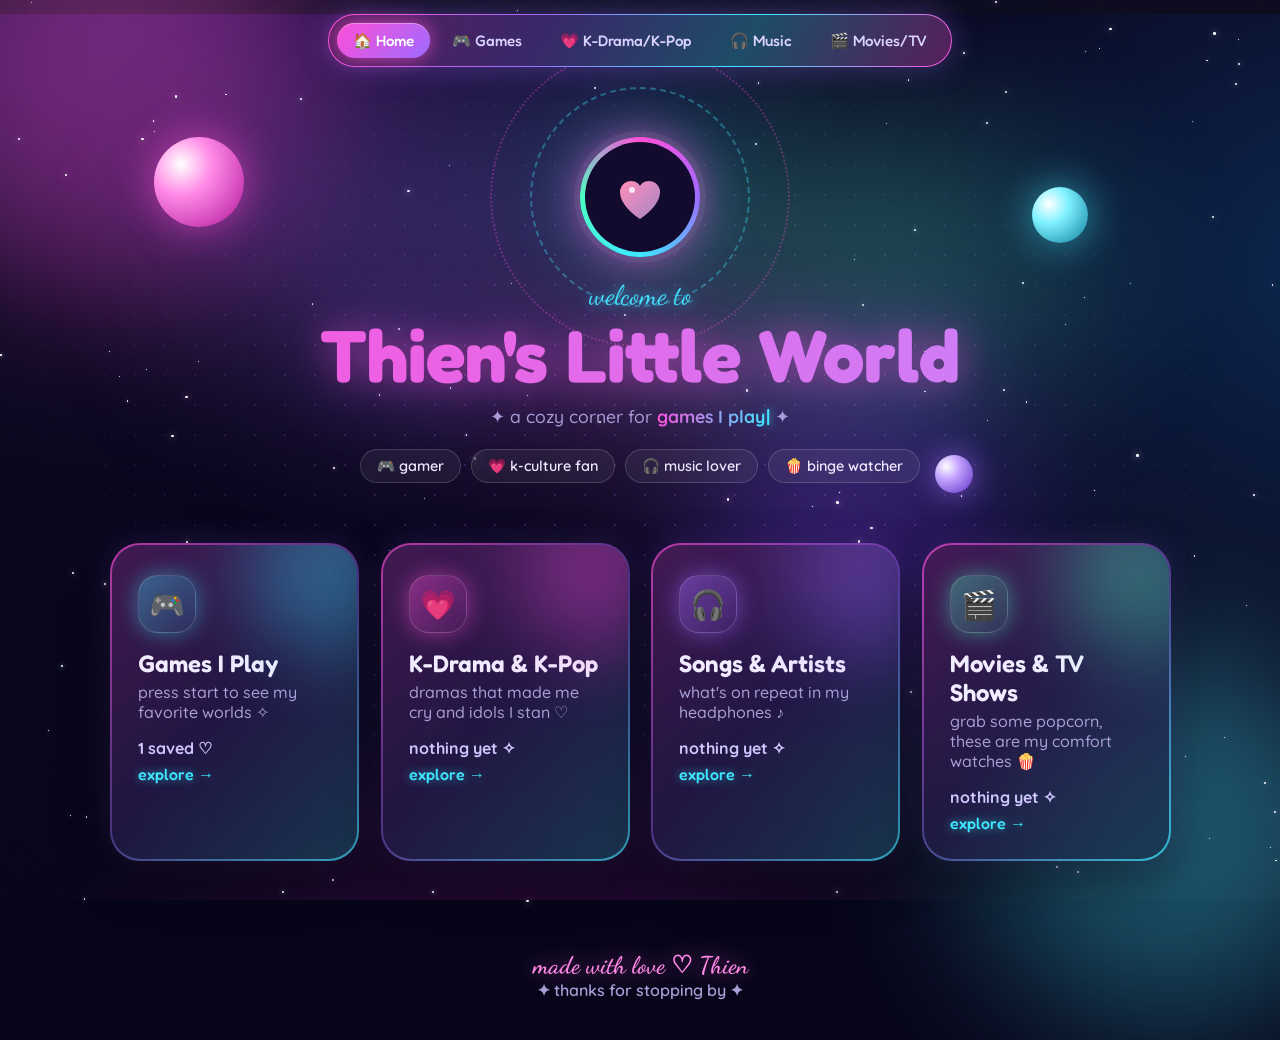
<file: index.html>
<!DOCTYPE html>
<html lang="en">
<head>
<meta charset="UTF-8">
<meta name="viewport" content="width=device-width, initial-scale=1.0">
<title>Thien's Little World</title>
<link rel="preconnect" href="https://fonts.googleapis.com">
<link href="https://fonts.googleapis.com/css2?family=Fredoka:wght@400;500;600;700&family=Quicksand:wght@400;500;600;700&family=Dancing+Script:wght@600;700&display=swap" rel="stylesheet">
<link rel="stylesheet" href="style.css?v=galaxy2">
</head>
<body data-page="home">
<div class="blob b1"></div><div class="blob b2"></div><div class="blob b3"></div>
<div id="sparkles"></div>
<div id="progress"></div>
<div class="grain"></div>
<nav id="nav">
  <a href="index.html" data-p="home">🏠 Home</a>
  <a href="games.html" data-p="games">🎮 Games</a>
  <a href="kpop.html" data-p="kpop">💗 K-Drama/K-Pop</a>
  <a href="music.html" data-p="music">🎧 Music</a>
  <a href="movies.html" data-p="movies">🎬 Movies/TV</a>
</nav>
<header class="hero">
  <span class="orb o1"></span><span class="orb o2"></span><span class="orb o3"></span><span class="ring r1"></span><span class="ring r2"></span>
  <div class="avatar"><div class="avatar-in">
    <svg viewBox="0 0 64 64"><defs><linearGradient id="hg" x1="0" y1="0" x2="1" y2="1"><stop offset="0" stop-color="#ff8fb8"/><stop offset="1" stop-color="#a685c9"/></linearGradient></defs>
      <path d="M32 54s-20-12.5-20-27a11 11 0 0 1 20-6.3A11 11 0 0 1 52 27c0 14.5-20 27-20 27z" fill="url(#hg)"/>
      <circle cx="24" cy="25" r="3" fill="#fff" opacity=".8"/></svg>
  </div></div>
  <div class="hello">welcome to</div>
  <h1>Thien's Little World</h1>
  <p class="tagline">✦ a cozy corner for <span class="typer" id="typer"></span><span class="caret">|</span> ✦</p>
  <div class="chips">
    <span class="chip">🎮 gamer</span><span class="chip">💗 k-culture fan</span><span class="chip">🎧 music lover</span><span class="chip">🍿 binge watcher</span>
  </div>
</header>
<main>
  <div class="homegrid">
    <a class="homecard" href="games.html"><div class="sec-icon ic-games">🎮</div><h2>Games I Play</h2><p>press start to see my favorite worlds ✧</p><span class="count" data-count="games"></span><div class="go">explore →</div></a>
    <a class="homecard" href="kpop.html"><div class="sec-icon ic-kpop">💗</div><h2>K-Drama &amp; K-Pop</h2><p>dramas that made me cry and idols I stan ♡</p><span class="count" data-count="kpop"></span><div class="go">explore →</div></a>
    <a class="homecard" href="music.html"><div class="sec-icon ic-music">🎧</div><h2>Songs &amp; Artists</h2><p>what's on repeat in my headphones ♪</p><span class="count" data-count="music"></span><div class="go">explore →</div></a>
    <a class="homecard" href="movies.html"><div class="sec-icon ic-movies">🎬</div><h2>Movies &amp; TV Shows</h2><p>grab some popcorn, these are my comfort watches 🍿</p><span class="count" data-count="movies"></span><div class="go">explore →</div></a>
  </div>
</main>
<footer>
  <div class="sig">made with love ♡ Thien</div>
  <p>✦ thanks for stopping by ✦</p>
</footer>
<div class="overlay" id="overlay">
  <form class="modal" id="form">
    <h3 id="m-title">Add something ✨</h3>
    <label for="f-name">Title</label>
    <input id="f-name" required maxlength="60">
    <label for="f-meta" id="l-meta">Details</label>
    <input id="f-meta" maxlength="60">
    <label for="f-note">Why I love it</label>
    <textarea id="f-note" maxlength="160" placeholder="a little note…"></textarea>
    <label>Love meter</label>
    <div class="rate" id="rate"><span>♥</span><span>♥</span><span>♥</span><span>♥</span><span>♥</span></div>
    <label for="f-img">Cover picture (optional)</label>
    <input id="f-img" type="file" accept="image/*">
    <div class="file-note">Pick any image from your computer or phone.</div>
    <div class="row"><button type="button" class="cancel" id="cancel">Cancel</button><button type="submit" class="save">Save ♡</button></div>
  </form>
</div>
<script src="app.js?v=galaxy2"></script>
</body>
</html>
</file>
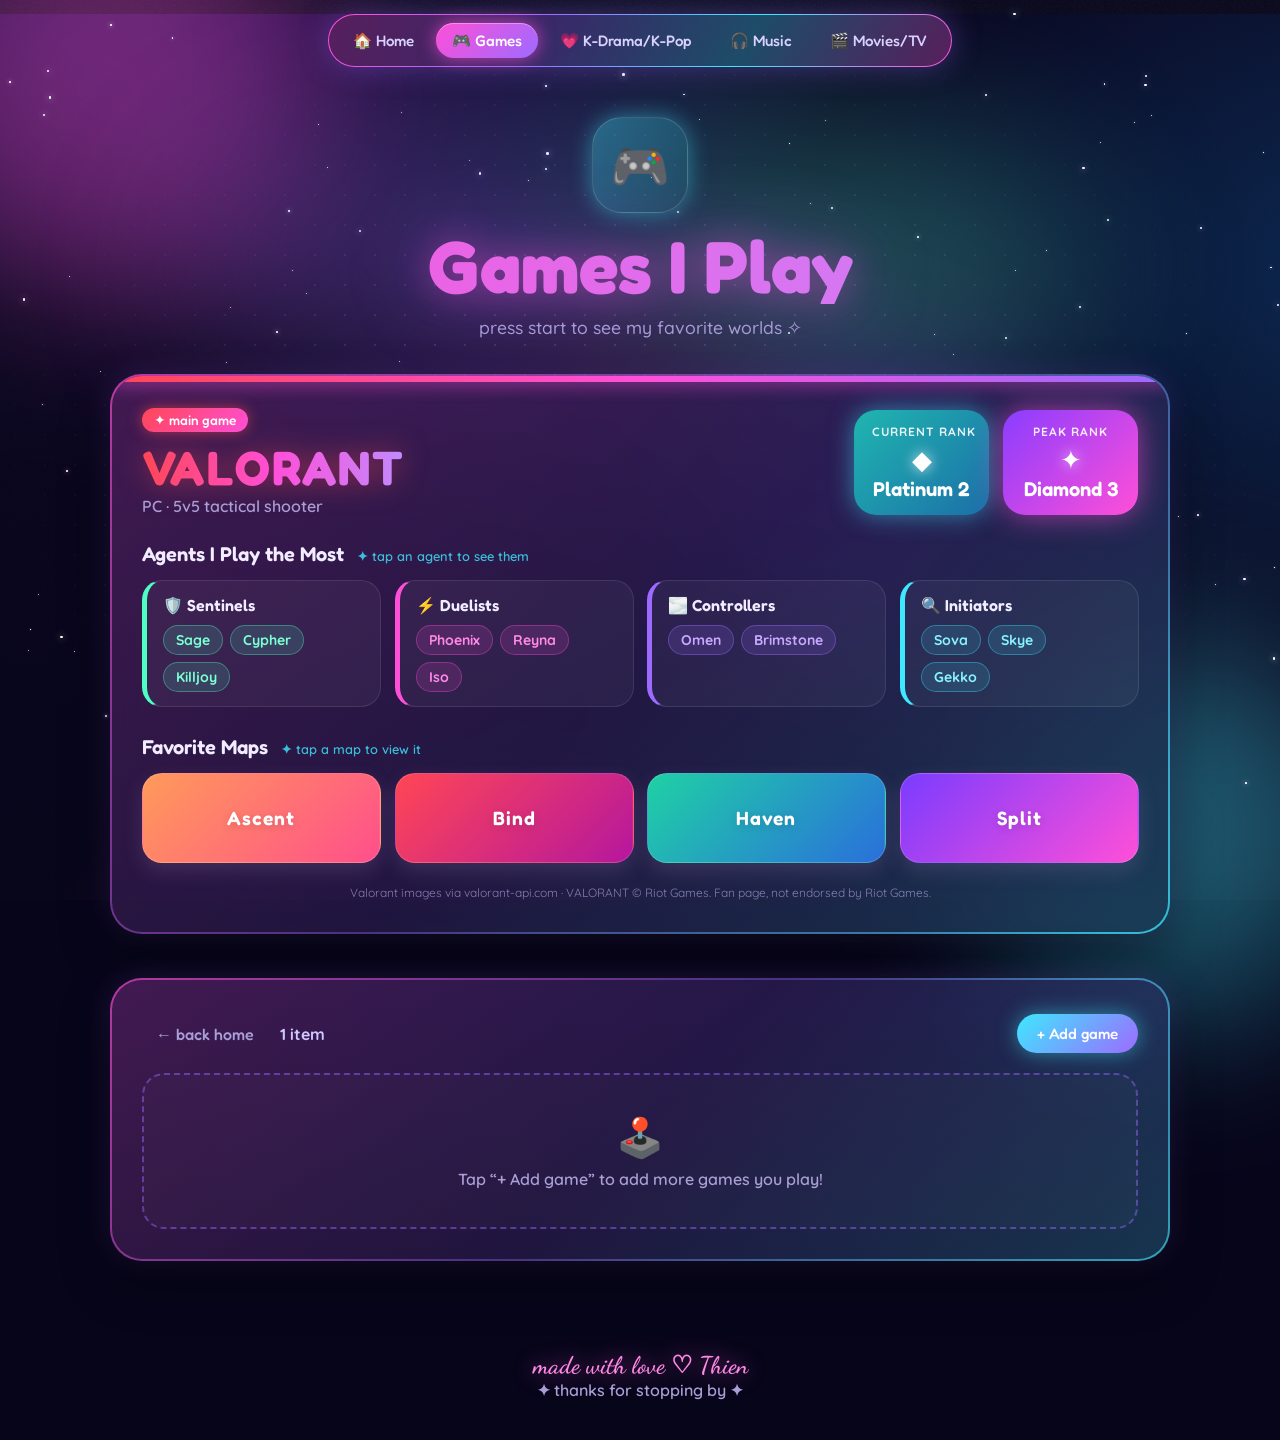
<file: games.html>
<!DOCTYPE html>
<html lang="en">
<head>
<meta charset="UTF-8">
<meta name="viewport" content="width=device-width, initial-scale=1.0">
<title>Games I Play · Thien's Little World</title>
<link rel="preconnect" href="https://fonts.googleapis.com">
<link href="https://fonts.googleapis.com/css2?family=Fredoka:wght@400;500;600;700&family=Quicksand:wght@400;500;600;700&family=Dancing+Script:wght@600;700&display=swap" rel="stylesheet">
<link rel="stylesheet" href="style.css?v=galaxy2">
</head>
<body data-page="games">
<div class="blob b1"></div><div class="blob b2"></div><div class="blob b3"></div>
<div id="sparkles"></div>
<div id="progress"></div>
<div class="grain"></div>
<nav id="nav">
  <a href="index.html" data-p="home">🏠 Home</a>
  <a href="games.html" data-p="games">🎮 Games</a>
  <a href="kpop.html" data-p="kpop">💗 K-Drama/K-Pop</a>
  <a href="music.html" data-p="music">🎧 Music</a>
  <a href="movies.html" data-p="movies">🎬 Movies/TV</a>
</nav>
<header class="small">
  <div class="page-icon ic-games">🎮</div>
  <h1>Games I Play</h1>
  <p class="tagline">press start to see my favorite worlds ✧</p>
</header>
<main>
  <!-- ✦ Featured game: Valorant ✦ -->
  <article class="feature" data-static="games">
    <div class="feat-top">
      <div>
        <span class="feat-tag">✦ main game</span>
        <h2 class="feat-title">Valorant</h2>
        <p class="feat-sub">PC · 5v5 tactical shooter</p>
      </div>
      <div class="ranks">
        <div class="rank plat"><span class="rk-label">Current Rank</span><span class="rk-gem" data-tier="PLATINUM 2">◆</span><span class="rk-name">Platinum 2</span></div>
        <div class="rank dia"><span class="rk-label">Peak Rank</span><span class="rk-gem" data-tier="DIAMOND 3">✦</span><span class="rk-name">Diamond 3</span></div>
      </div>
    </div>

    <h3 class="feat-h">Agents I Play the Most <small class="hint">✦ tap an agent to see them</small></h3>
    <div class="roles">
      <div class="role r-sent"><div class="role-name">🛡️ Sentinels</div><div class="agents"><button type="button" class="agent" data-agent="Sage">Sage</button><button type="button" class="agent" data-agent="Cypher">Cypher</button><button type="button" class="agent" data-agent="Killjoy">Killjoy</button></div></div>
      <div class="role r-duel"><div class="role-name">⚡ Duelists</div><div class="agents"><button type="button" class="agent" data-agent="Phoenix">Phoenix</button><button type="button" class="agent" data-agent="Reyna">Reyna</button><button type="button" class="agent" data-agent="Iso">Iso</button></div></div>
      <div class="role r-ctrl"><div class="role-name">🌫️ Controllers</div><div class="agents"><button type="button" class="agent" data-agent="Omen">Omen</button><button type="button" class="agent" data-agent="Brimstone">Brimstone</button></div></div>
      <div class="role r-init"><div class="role-name">🔍 Initiators</div><div class="agents"><button type="button" class="agent" data-agent="Sova">Sova</button><button type="button" class="agent" data-agent="Skye">Skye</button><button type="button" class="agent" data-agent="Gekko">Gekko</button></div></div>
    </div>

    <h3 class="feat-h">Favorite Maps <small class="hint">✦ tap a map to view it</small></h3>
    <div class="maps">
      <button type="button" class="map m1" data-map="Ascent"><span>Ascent</span></button>
      <button type="button" class="map m2" data-map="Bind"><span>Bind</span></button>
      <button type="button" class="map m3" data-map="Haven"><span>Haven</span></button>
      <button type="button" class="map m4" data-map="Split"><span>Split</span></button>
    </div>
    <p class="credit">Valorant images via valorant-api.com · VALORANT © Riot Games. Fan page, not endorsed by Riot Games.</p>
  </article>

  <section id="games" class="page">
    <div class="toolbar"><a class="back" href="index.html">← back home</a><span class="count" id="count"></span><button class="add-btn" data-sec="games">+ Add game</button></div>
    <div class="grid" id="grid-games"></div>
  </section>
</main>
<footer>
  <div class="sig">made with love ♡ Thien</div>
  <p>✦ thanks for stopping by ✦</p>
</footer>
<div class="overlay" id="overlay">
  <form class="modal" id="form">
    <h3 id="m-title">Add something ✨</h3>
    <label for="f-name">Title</label>
    <input id="f-name" required maxlength="60">
    <label for="f-meta" id="l-meta">Details</label>
    <input id="f-meta" maxlength="60">
    <label for="f-note">Why I love it</label>
    <textarea id="f-note" maxlength="160" placeholder="a little note…"></textarea>
    <label>Love meter</label>
    <div class="rate" id="rate"><span>♥</span><span>♥</span><span>♥</span><span>♥</span><span>♥</span></div>
    <label for="f-img">Cover picture (optional)</label>
    <input id="f-img" type="file" accept="image/*">
    <div class="file-note">Pick any image from your computer or phone.</div>
    <div class="row"><button type="button" class="cancel" id="cancel">Cancel</button><button type="submit" class="save">Save ♡</button></div>
  </form>
</div>
<div class="viewer" id="viewer" aria-hidden="true">
  <div class="vbox" id="vbox">
    <button type="button" class="vclose" id="vclose" aria-label="Close">✕</button>
    <div class="vart" id="vart"></div>
    <div class="vinfo"><span class="vrole" id="vrole"></span><h3 id="vname"></h3><p id="vdesc"></p></div>
  </div>
</div>
<script src="app.js?v=galaxy2"></script>
<script src="valorant.js?v=1"></script>
</body>
</html>
</file>
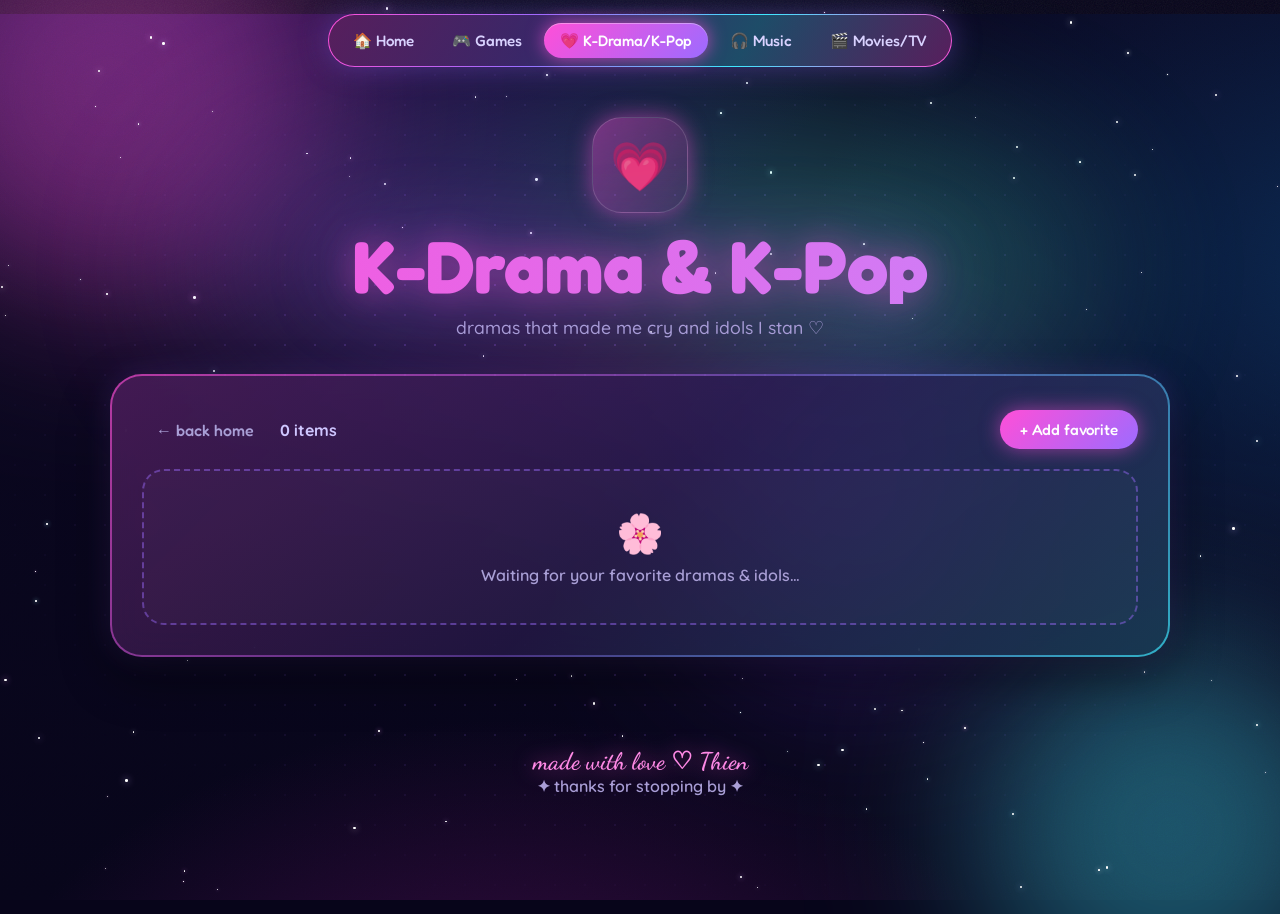
<file: kpop.html>
<!DOCTYPE html>
<html lang="en">
<head>
<meta charset="UTF-8">
<meta name="viewport" content="width=device-width, initial-scale=1.0">
<title>K-Drama & K-Pop · Thien's Little World</title>
<link rel="preconnect" href="https://fonts.googleapis.com">
<link href="https://fonts.googleapis.com/css2?family=Fredoka:wght@400;500;600;700&family=Quicksand:wght@400;500;600;700&family=Dancing+Script:wght@600;700&display=swap" rel="stylesheet">
<link rel="stylesheet" href="style.css?v=galaxy2">
</head>
<body data-page="kpop">
<div class="blob b1"></div><div class="blob b2"></div><div class="blob b3"></div>
<div id="sparkles"></div>
<div id="progress"></div>
<div class="grain"></div>
<nav id="nav">
  <a href="index.html" data-p="home">🏠 Home</a>
  <a href="games.html" data-p="games">🎮 Games</a>
  <a href="kpop.html" data-p="kpop">💗 K-Drama/K-Pop</a>
  <a href="music.html" data-p="music">🎧 Music</a>
  <a href="movies.html" data-p="movies">🎬 Movies/TV</a>
</nav>
<header class="small">
  <div class="page-icon ic-kpop">💗</div>
  <h1>K-Drama &amp; K-Pop</h1>
  <p class="tagline">dramas that made me cry and idols I stan ♡</p>
</header>
<main>
  <section id="kpop" class="page">
    <div class="toolbar"><a class="back" href="index.html">← back home</a><span class="count" id="count"></span><button class="add-btn" data-sec="kpop">+ Add favorite</button></div>
    <div class="grid" id="grid-kpop"></div>
  </section>
</main>
<footer>
  <div class="sig">made with love ♡ Thien</div>
  <p>✦ thanks for stopping by ✦</p>
</footer>
<div class="overlay" id="overlay">
  <form class="modal" id="form">
    <h3 id="m-title">Add something ✨</h3>
    <label for="f-name">Title</label>
    <input id="f-name" required maxlength="60">
    <label for="f-meta" id="l-meta">Details</label>
    <input id="f-meta" maxlength="60">
    <label for="f-note">Why I love it</label>
    <textarea id="f-note" maxlength="160" placeholder="a little note…"></textarea>
    <label>Love meter</label>
    <div class="rate" id="rate"><span>♥</span><span>♥</span><span>♥</span><span>♥</span><span>♥</span></div>
    <label for="f-img">Cover picture (optional)</label>
    <input id="f-img" type="file" accept="image/*">
    <div class="file-note">Pick any image from your computer or phone.</div>
    <div class="row"><button type="button" class="cancel" id="cancel">Cancel</button><button type="submit" class="save">Save ♡</button></div>
  </form>
</div>
<script src="app.js?v=galaxy2"></script>
</body>
</html>
</file>
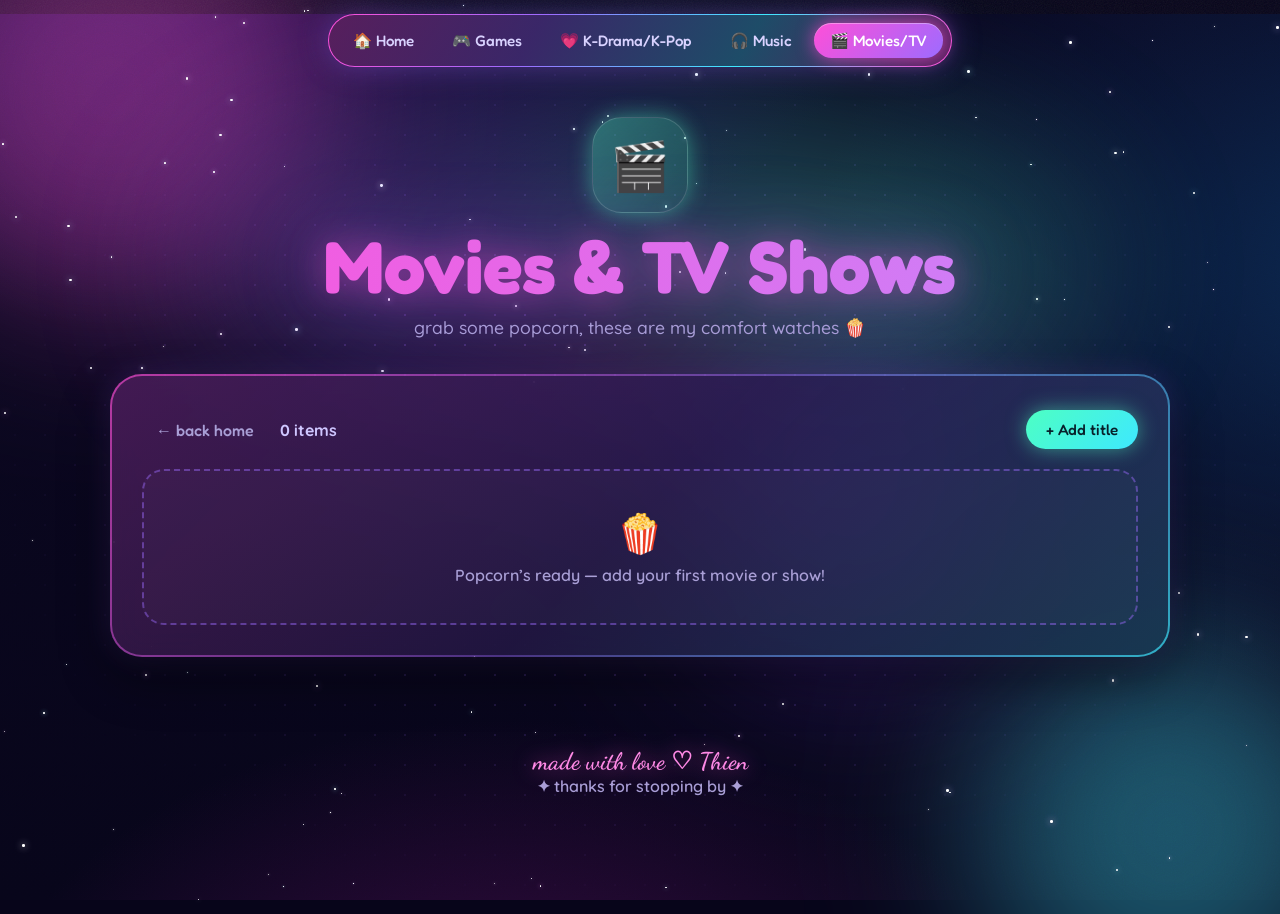
<file: movies.html>
<!DOCTYPE html>
<html lang="en">
<head>
<meta charset="UTF-8">
<meta name="viewport" content="width=device-width, initial-scale=1.0">
<title>Movies & TV Shows · Thien's Little World</title>
<link rel="preconnect" href="https://fonts.googleapis.com">
<link href="https://fonts.googleapis.com/css2?family=Fredoka:wght@400;500;600;700&family=Quicksand:wght@400;500;600;700&family=Dancing+Script:wght@600;700&display=swap" rel="stylesheet">
<link rel="stylesheet" href="style.css?v=galaxy2">
</head>
<body data-page="movies">
<div class="blob b1"></div><div class="blob b2"></div><div class="blob b3"></div>
<div id="sparkles"></div>
<div id="progress"></div>
<div class="grain"></div>
<nav id="nav">
  <a href="index.html" data-p="home">🏠 Home</a>
  <a href="games.html" data-p="games">🎮 Games</a>
  <a href="kpop.html" data-p="kpop">💗 K-Drama/K-Pop</a>
  <a href="music.html" data-p="music">🎧 Music</a>
  <a href="movies.html" data-p="movies">🎬 Movies/TV</a>
</nav>
<header class="small">
  <div class="page-icon ic-movies">🎬</div>
  <h1>Movies &amp; TV Shows</h1>
  <p class="tagline">grab some popcorn, these are my comfort watches 🍿</p>
</header>
<main>
  <section id="movies" class="page">
    <div class="toolbar"><a class="back" href="index.html">← back home</a><span class="count" id="count"></span><button class="add-btn" data-sec="movies">+ Add title</button></div>
    <div class="grid" id="grid-movies"></div>
  </section>
</main>
<footer>
  <div class="sig">made with love ♡ Thien</div>
  <p>✦ thanks for stopping by ✦</p>
</footer>
<div class="overlay" id="overlay">
  <form class="modal" id="form">
    <h3 id="m-title">Add something ✨</h3>
    <label for="f-name">Title</label>
    <input id="f-name" required maxlength="60">
    <label for="f-meta" id="l-meta">Details</label>
    <input id="f-meta" maxlength="60">
    <label for="f-note">Why I love it</label>
    <textarea id="f-note" maxlength="160" placeholder="a little note…"></textarea>
    <label>Love meter</label>
    <div class="rate" id="rate"><span>♥</span><span>♥</span><span>♥</span><span>♥</span><span>♥</span></div>
    <label for="f-img">Cover picture (optional)</label>
    <input id="f-img" type="file" accept="image/*">
    <div class="file-note">Pick any image from your computer or phone.</div>
    <div class="row"><button type="button" class="cancel" id="cancel">Cancel</button><button type="submit" class="save">Save ♡</button></div>
  </form>
</div>
<script src="app.js?v=galaxy2"></script>
</body>
</html>
</file>
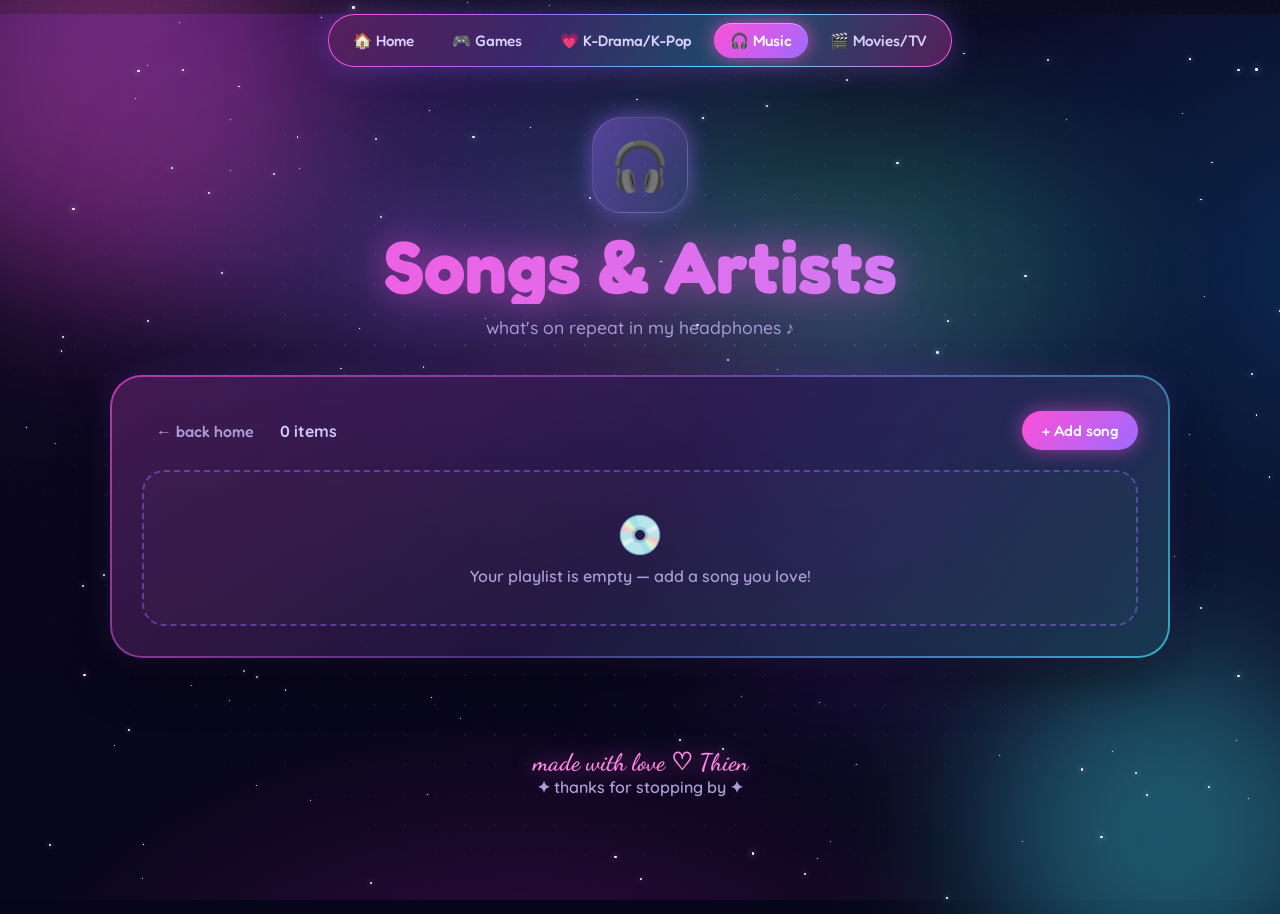
<file: music.html>
<!DOCTYPE html>
<html lang="en">
<head>
<meta charset="UTF-8">
<meta name="viewport" content="width=device-width, initial-scale=1.0">
<title>Songs & Artists · Thien's Little World</title>
<link rel="preconnect" href="https://fonts.googleapis.com">
<link href="https://fonts.googleapis.com/css2?family=Fredoka:wght@400;500;600;700&family=Quicksand:wght@400;500;600;700&family=Dancing+Script:wght@600;700&display=swap" rel="stylesheet">
<link rel="stylesheet" href="style.css?v=galaxy2">
</head>
<body data-page="music">
<div class="blob b1"></div><div class="blob b2"></div><div class="blob b3"></div>
<div id="sparkles"></div>
<div id="progress"></div>
<div class="grain"></div>
<nav id="nav">
  <a href="index.html" data-p="home">🏠 Home</a>
  <a href="games.html" data-p="games">🎮 Games</a>
  <a href="kpop.html" data-p="kpop">💗 K-Drama/K-Pop</a>
  <a href="music.html" data-p="music">🎧 Music</a>
  <a href="movies.html" data-p="movies">🎬 Movies/TV</a>
</nav>
<header class="small">
  <div class="page-icon ic-music">🎧</div>
  <h1>Songs &amp; Artists</h1>
  <p class="tagline">what's on repeat in my headphones ♪</p>
</header>
<main>
  <section id="music" class="page">
    <div class="toolbar"><a class="back" href="index.html">← back home</a><span class="count" id="count"></span><button class="add-btn" data-sec="music">+ Add song</button></div>
    <div class="grid" id="grid-music"></div>
  </section>
</main>
<footer>
  <div class="sig">made with love ♡ Thien</div>
  <p>✦ thanks for stopping by ✦</p>
</footer>
<div class="overlay" id="overlay">
  <form class="modal" id="form">
    <h3 id="m-title">Add something ✨</h3>
    <label for="f-name">Title</label>
    <input id="f-name" required maxlength="60">
    <label for="f-meta" id="l-meta">Details</label>
    <input id="f-meta" maxlength="60">
    <label for="f-note">Why I love it</label>
    <textarea id="f-note" maxlength="160" placeholder="a little note…"></textarea>
    <label>Love meter</label>
    <div class="rate" id="rate"><span>♥</span><span>♥</span><span>♥</span><span>♥</span><span>♥</span></div>
    <label for="f-img">Cover picture (optional)</label>
    <input id="f-img" type="file" accept="image/*">
    <div class="file-note">Pick any image from your computer or phone.</div>
    <div class="row"><button type="button" class="cancel" id="cancel">Cancel</button><button type="submit" class="save">Save ♡</button></div>
  </form>
</div>
<script src="app.js?v=galaxy2"></script>
</body>
</html>
</file>
<file: style.css>
:root{
    --pink:#ffc8dd; --pink-d:#ff8fb8; --lav:#cdb4db; --lav-d:#a685c9;
    --blue:#bde0fe; --blue-d:#7fb8f0; --mint:#c8f2e0; --mint-d:#6fcfa8;
    --peach:#ffe5d0; --ink:#5b4a6b; --ink-soft:#8a7a99;
    --glass:rgba(255,255,255,.55); --glass-b:rgba(255,255,255,.8);
  }
  *{box-sizing:border-box;margin:0;padding:0}
  html{scroll-behavior:smooth}
  body{
    font-family:'Quicksand',sans-serif;color:var(--ink);min-height:100vh;overflow-x:hidden;
    background:linear-gradient(135deg,#ffe4f0 0%,#f0e4ff 35%,#e2efff 70%,#fff0f6 100%);
    background-attachment:fixed;
  }
  /* soft blobs */
  .blob{position:fixed;border-radius:50%;filter:blur(60px);opacity:.55;z-index:0;pointer-events:none;animation:drift 18s ease-in-out infinite alternate}
  .b1{width:420px;height:420px;background:var(--pink);top:-120px;left:-100px}
  .b2{width:380px;height:380px;background:var(--lav);bottom:-120px;right:-80px;animation-delay:-6s}
  .b3{width:300px;height:300px;background:var(--blue);top:40%;left:55%;animation-delay:-12s}
  @keyframes drift{to{transform:translate(60px,40px) scale(1.1)}}
  #sparkles{position:fixed;inset:0;pointer-events:none;z-index:1;overflow:hidden}
  .float{position:absolute;bottom:-40px;animation:rise linear infinite;opacity:.8;user-select:none}
  @keyframes rise{0%{transform:translateY(0) rotate(0)}100%{transform:translateY(-115vh) rotate(360deg);opacity:0}}

  main,header,nav,footer{position:relative;z-index:2}

  /* nav */
  nav{position:sticky;top:14px;display:flex;justify-content:center;margin:14px auto 0;width:max-content;max-width:94vw;
      gap:6px;padding:8px;border-radius:999px;background:var(--glass);backdrop-filter:blur(14px);-webkit-backdrop-filter:blur(14px);
      border:1.5px solid var(--glass-b);box-shadow:0 8px 30px rgba(166,133,201,.18);flex-wrap:wrap;z-index:10}
  nav a{font-family:'Fredoka';font-weight:500;font-size:.95rem;color:var(--ink);text-decoration:none;padding:8px 16px;border-radius:999px;transition:.25s}
  nav a:hover,nav a.active{background:linear-gradient(135deg,var(--pink),var(--lav));color:#fff;box-shadow:0 4px 14px rgba(255,143,184,.4)}

  /* hero */
  header{text-align:center;padding:70px 20px 50px}
  .avatar{width:120px;height:120px;margin:0 auto 22px;border-radius:50%;padding:5px;
          background:conic-gradient(from 0deg,var(--pink-d),var(--lav-d),var(--blue-d),var(--mint-d),var(--pink-d));animation:spin 8s linear infinite}
  .avatar-in{width:100%;height:100%;border-radius:50%;background:#fff;display:grid;place-items:center;animation:spin 8s linear infinite reverse}
  .avatar-in svg{width:64px;height:64px}
  @keyframes spin{to{transform:rotate(360deg)}}
  .hello{font-family:'Dancing Script';font-size:1.7rem;color:var(--pink-d)}
  h1{font-family:'Fredoka';font-weight:700;font-size:clamp(2.6rem,7vw,4.6rem);line-height:1.05;margin:4px 0 12px;
     background:linear-gradient(90deg,#ff8fb8,#a685c9,#7fb8f0,#ff8fb8);background-size:300% 100%;
     -webkit-background-clip:text;background-clip:text;color:transparent;animation:shimmer 6s linear infinite}
  @keyframes shimmer{to{background-position:300% 0}}
  .tagline{font-size:1.1rem;color:var(--ink-soft);font-weight:500}
  .chips{display:flex;gap:10px;justify-content:center;flex-wrap:wrap;margin-top:22px}
  .chip{padding:7px 16px;border-radius:999px;background:var(--glass);border:1.5px solid var(--glass-b);font-weight:600;font-size:.9rem;backdrop-filter:blur(8px)}

  /* sections */
  main{max-width:1100px;margin:0 auto;padding:10px 20px 60px;display:flex;flex-direction:column;gap:44px}
  section{scroll-margin-top:90px;background:var(--glass);border:1.5px solid var(--glass-b);border-radius:32px;padding:34px 30px 30px;
          backdrop-filter:blur(16px);-webkit-backdrop-filter:blur(16px);box-shadow:0 12px 40px rgba(166,133,201,.15);
          opacity:0;transform:translateY(30px);transition:opacity .8s ease,transform .8s ease}
  section.show{opacity:1;transform:none}
  .sec-head{display:flex;align-items:center;gap:16px;margin-bottom:6px;flex-wrap:wrap}
  .sec-icon{width:58px;height:58px;border-radius:20px;display:grid;place-items:center;font-size:1.8rem;box-shadow:0 6px 18px rgba(0,0,0,.06)}
  .sec-head h2{font-family:'Fredoka';font-weight:600;font-size:clamp(1.6rem,3.5vw,2.1rem)}
  .sec-sub{color:var(--ink-soft);font-weight:500;margin:2px 0 22px 74px}
  .add-btn{margin-left:auto;font-family:'Fredoka';font-weight:500;border:none;cursor:pointer;color:#fff;padding:10px 20px;border-radius:999px;font-size:.95rem;
           transition:transform .2s,box-shadow .2s}
  .add-btn:hover{transform:translateY(-2px) scale(1.04)}

  #games .sec-icon{background:var(--blue)} #games .add-btn{background:linear-gradient(135deg,var(--blue-d),var(--lav-d));box-shadow:0 6px 16px rgba(127,184,240,.4)}
  #kpop .sec-icon{background:var(--pink)}  #kpop .add-btn{background:linear-gradient(135deg,var(--pink-d),var(--lav-d));box-shadow:0 6px 16px rgba(255,143,184,.4)}
  #music .sec-icon{background:var(--lav)}  #music .add-btn{background:linear-gradient(135deg,var(--lav-d),var(--pink-d));box-shadow:0 6px 16px rgba(166,133,201,.4)}
  #movies .sec-icon{background:var(--mint)}#movies .add-btn{background:linear-gradient(135deg,var(--mint-d),var(--blue-d));box-shadow:0 6px 16px rgba(111,207,168,.4)}

  .grid{display:grid;grid-template-columns:repeat(auto-fill,minmax(200px,1fr));gap:18px}
  .card{position:relative;background:rgba(255,255,255,.75);border:1.5px solid #fff;border-radius:22px;overflow:hidden;
        transition:transform .3s,box-shadow .3s;animation:pop .45s cubic-bezier(.3,1.6,.6,1)}
  @keyframes pop{from{transform:scale(.7);opacity:0}}
  .card:hover{transform:translateY(-6px) rotate(-.6deg);box-shadow:0 14px 30px rgba(166,133,201,.25)}
  .card .cover{height:130px;display:grid;place-items:center;font-size:2.6rem;background-size:cover;background-position:center}
  .card .body{padding:14px 16px 16px}
  .card h3{font-family:'Fredoka';font-weight:600;font-size:1.1rem;margin-bottom:3px}
  .card .meta{font-size:.85rem;color:var(--ink-soft);font-weight:600}
  .card .note{font-size:.88rem;margin-top:8px;line-height:1.4}
  .hearts{margin-top:8px;color:var(--pink-d);letter-spacing:2px;font-size:.95rem}
  .del{position:absolute;top:8px;right:8px;width:30px;height:30px;border-radius:50%;border:none;background:rgba(255,255,255,.9);
       color:var(--ink-soft);cursor:pointer;opacity:0;transition:.2s;font-size:1rem}
  .card:hover .del{opacity:1} .del:hover{color:#e2557f;transform:rotate(90deg)}
  @media (hover:none){.del{opacity:.85}}

  .empty{grid-column:1/-1;text-align:center;padding:38px 20px;border:2px dashed rgba(166,133,201,.4);border-radius:22px;color:var(--ink-soft)}
  .empty .big{font-size:2.4rem;display:block;margin-bottom:8px;animation:bob 2.4s ease-in-out infinite}
  @keyframes bob{50%{transform:translateY(-8px)}}
  .empty p{font-weight:600}

  /* modal */
  .overlay{position:fixed;inset:0;background:rgba(91,74,107,.25);backdrop-filter:blur(6px);display:none;place-items:center;z-index:50;padding:20px}
  .overlay.open{display:grid}
  .modal{width:100%;max-width:420px;background:linear-gradient(160deg,#fff,#fff4fa);border-radius:28px;padding:28px;box-shadow:0 20px 60px rgba(91,74,107,.25);animation:pop .35s cubic-bezier(.3,1.6,.6,1)}
  .modal h3{font-family:'Fredoka';font-size:1.5rem;margin-bottom:16px}
  .modal label{display:block;font-weight:700;font-size:.85rem;margin:12px 0 5px}
  .modal input,.modal textarea{width:100%;font-family:'Quicksand';font-weight:600;font-size:.95rem;color:var(--ink);padding:11px 14px;border-radius:14px;border:1.5px solid var(--lav);background:#fff;outline:none;transition:.2s}
  .modal input:focus,.modal textarea:focus{border-color:var(--pink-d);box-shadow:0 0 0 4px rgba(255,143,184,.18)}
  .modal textarea{resize:vertical;min-height:70px}
  .rate{display:flex;gap:4px;font-size:1.5rem;cursor:pointer;user-select:none}
  .rate span{color:#e6d9ef;transition:.15s} .rate span.on{color:var(--pink-d);transform:scale(1.1)}
  .row{display:flex;gap:10px;margin-top:22px}
  .row button{flex:1;font-family:'Fredoka';font-weight:500;font-size:1rem;padding:12px;border-radius:999px;border:none;cursor:pointer}
  .cancel{background:#f1e8f7;color:var(--ink)}
  .save{background:linear-gradient(135deg,var(--pink-d),var(--lav-d));color:#fff;box-shadow:0 6px 16px rgba(255,143,184,.4)}
  .file-note{font-size:.78rem;color:var(--ink-soft);margin-top:4px}

  footer{text-align:center;padding:10px 20px 40px;color:var(--ink-soft);font-weight:600}
  footer .sig{font-family:'Dancing Script';font-size:1.5rem;color:var(--lav-d)}

  @media(max-width:600px){.sec-sub{margin-left:0}.add-btn{margin-left:0}section{padding:26px 18px}nav a{padding:7px 11px;font-size:.85rem}}
  @media (prefers-reduced-motion:reduce){*{animation:none!important;transition:none!important}section{opacity:1;transform:none}}

  /* multi-page additions */
  header.small{padding:50px 20px 26px}
  .page-icon{width:96px;height:96px;margin:0 auto 14px;border-radius:30px;display:grid;place-items:center;font-size:3rem;box-shadow:0 10px 28px rgba(166,133,201,.25);animation:bob 3s ease-in-out infinite}
  .toolbar{display:flex;justify-content:space-between;align-items:center;gap:12px;margin-bottom:20px;flex-wrap:wrap}
  .back{font-family:'Fredoka';font-weight:500;color:var(--ink-soft);text-decoration:none;padding:8px 14px;border-radius:999px;transition:.2s}
  .back:hover{background:rgba(255,255,255,.7);color:var(--ink)}
  .count{font-weight:700;color:var(--ink-soft)}
  .homegrid{display:grid;grid-template-columns:repeat(auto-fit,minmax(230px,1fr));gap:22px}
  .homecard{display:block;text-decoration:none;color:var(--ink);background:var(--glass);border:1.5px solid var(--glass-b);border-radius:30px;padding:28px 24px;
            backdrop-filter:blur(16px);-webkit-backdrop-filter:blur(16px);box-shadow:0 12px 40px rgba(166,133,201,.15);transition:transform .3s,box-shadow .3s;
            opacity:0;transform:translateY(30px);animation:up .8s ease forwards}
  .homecard:nth-child(2){animation-delay:.1s}.homecard:nth-child(3){animation-delay:.2s}.homecard:nth-child(4){animation-delay:.3s}
  @keyframes up{to{opacity:1;transform:none}}
  .homecard:hover{transform:translateY(-8px) rotate(-.8deg)!important;box-shadow:0 18px 44px rgba(166,133,201,.3)}
  .homecard .sec-icon{margin-bottom:16px}
  .homecard h2{font-family:'Fredoka';font-weight:600;font-size:1.5rem;margin-bottom:4px}
  .homecard p{color:var(--ink-soft);font-weight:500;margin-bottom:16px}
  .homecard .count{display:block;margin-bottom:6px}
  .homecard .go{font-family:'Fredoka';font-weight:500;color:var(--pink-d)}
  .ic-games{background:var(--blue)}.ic-kpop{background:var(--pink)}.ic-music{background:var(--lav)}.ic-movies{background:var(--mint)}
  section.page{opacity:1;transform:none}

  /* featured game card */
  .feature{position:relative;background:var(--glass);border:1.5px solid var(--glass-b);border-radius:32px;padding:32px 30px;
           backdrop-filter:blur(16px);-webkit-backdrop-filter:blur(16px);box-shadow:0 12px 40px rgba(166,133,201,.18);overflow:hidden;animation:up .8s ease both}
  .feature::before{content:"";position:absolute;inset:0 0 auto 0;height:6px;background:linear-gradient(90deg,#ff8fb8,#ff6b8b,#a685c9,#7fb8f0)}
  .feat-top{display:flex;justify-content:space-between;align-items:center;gap:20px;flex-wrap:wrap;margin-bottom:26px}
  .feat-tag{display:inline-block;font-family:'Fredoka';font-weight:500;font-size:.85rem;color:#fff;padding:4px 12px;border-radius:999px;background:linear-gradient(135deg,#ff6b8b,var(--pink-d))}
  .feat-title{font-family:'Fredoka';font-weight:700;font-size:clamp(2.2rem,5vw,3rem);letter-spacing:2px;text-transform:uppercase;margin-top:6px;
              background:linear-gradient(90deg,#ff5c7a,#ff8fb8,#a685c9);-webkit-background-clip:text;background-clip:text;color:transparent}
  .feat-sub{color:var(--ink-soft);font-weight:600}
  .ranks{display:flex;gap:14px;flex-wrap:wrap}
  .rank{flex:1;min-width:130px;border-radius:22px;padding:14px 18px;text-align:center;color:#fff;box-shadow:0 8px 22px rgba(0,0,0,.08);transition:transform .3s}
  .rank:hover{transform:translateY(-4px) scale(1.03)}
  .rank.plat{background:linear-gradient(135deg,#5ed1c9,#4aa3c9)}
  .rank.dia{background:linear-gradient(135deg,#c78bf2,#ff8fc8)}
  .rk-label{display:block;white-space:nowrap;font-size:.75rem;font-weight:700;text-transform:uppercase;letter-spacing:1px;opacity:.9}
  .rk-gem{display:block;font-size:1.6rem;line-height:1;margin:8px 0 4px;text-shadow:0 0 14px rgba(255,255,255,.8);animation:bob 2.6s ease-in-out infinite}
  .rk-name{font-family:'Fredoka';font-weight:600;font-size:1.25rem}
  .feat-h{font-family:'Fredoka';font-weight:600;font-size:1.25rem;margin:4px 0 14px}
  .roles{display:grid;grid-template-columns:repeat(auto-fit,minmax(220px,1fr));gap:14px;margin-bottom:28px}
  .role{background:rgba(255,255,255,.75);border:1.5px solid #fff;border-radius:20px;padding:14px 16px;transition:transform .3s}
  .role:hover{transform:translateY(-4px)}
  .role-name{font-family:'Fredoka';font-weight:600;margin-bottom:10px}
  .agents{display:flex;flex-wrap:wrap;gap:7px}
  .agents span{font-weight:700;font-size:.88rem;padding:5px 12px;border-radius:999px}
  .r-sent{border-left:5px solid #6fcfa8}.r-sent .agents span{background:#d8f5e8;color:#2f7d5e}
  .r-duel{border-left:5px solid #ff8fb8}.r-duel .agents span{background:#ffe0ec;color:#b8406e}
  .r-ctrl{border-left:5px solid #a685c9}.r-ctrl .agents span{background:#eadcf6;color:#6d4a94}
  .r-init{border-left:5px solid #7fb8f0}.r-init .agents span{background:#dcecfd;color:#3a6fa6}
  .maps{display:grid;grid-template-columns:repeat(auto-fit,minmax(120px,1fr));gap:14px}
  .map{height:90px;border-radius:20px;display:grid;place-items:center;position:relative;overflow:hidden;transition:transform .3s}
  .map:hover{transform:scale(1.05) rotate(-1deg)}
  .map span{font-family:'Fredoka';font-weight:600;font-size:1.2rem;color:#fff;letter-spacing:1px;text-shadow:0 2px 8px rgba(0,0,0,.15);position:relative}
  .map::after{content:"✦";position:absolute;right:12px;top:6px;color:rgba(255,255,255,.7)}
  .m1{background:linear-gradient(135deg,#ffd6a5,#ffadad)}
  .m2{background:linear-gradient(135deg,#ffb38a,#ff8fb8)}
  .m3{background:linear-gradient(135deg,#a0e7c5,#7fb8f0)}
  .m4{background:linear-gradient(135deg,#b8a6f0,#ff9fc8)}
  @media(max-width:600px){.feature{padding:26px 18px}.ranks{width:100%}.map{height:70px}}

/* ================= ✦ FANCY UPGRADE ✦ ================= */
  body{animation:pagein .7s ease both}
  @keyframes pagein{from{opacity:0}}
  body.leaving{opacity:0;transition:opacity .3s}
  body::before{content:"";position:fixed;inset:0;z-index:0;pointer-events:none;
    background-image:radial-gradient(rgba(166,133,201,.18) 1.2px,transparent 1.2px);background-size:26px 26px;
    -webkit-mask-image:radial-gradient(ellipse at center,#000 30%,transparent 75%);mask-image:radial-gradient(ellipse at center,#000 30%,transparent 75%)}
  .grain{position:fixed;inset:0;z-index:1;pointer-events:none;opacity:.06;mix-blend-mode:multiply;
    background-image:url("data:image/svg+xml,%3Csvg xmlns='http://www.w3.org/2000/svg' width='160' height='160'%3E%3Cfilter id='n'%3E%3CfeTurbulence type='fractalNoise' baseFrequency='.9' numOctaves='3'/%3E%3C/filter%3E%3Crect width='100%25' height='100%25' filter='url(%23n)'/%3E%3C/svg%3E")}
  ::selection{background:var(--pink-d);color:#fff}
  ::-webkit-scrollbar{width:10px}::-webkit-scrollbar-track{background:transparent}
  ::-webkit-scrollbar-thumb{background:linear-gradient(var(--pink-d),var(--lav-d));border-radius:99px}

  /* scroll progress */
  #progress{position:fixed;top:0;left:0;height:4px;width:0;z-index:100;border-radius:0 4px 4px 0;
    background:linear-gradient(90deg,#ff8fb8,#a685c9,#7fb8f0);box-shadow:0 0 12px rgba(255,143,184,.8)}

  /* nav glow */
  nav{background:linear-gradient(rgba(255,255,255,.6),rgba(255,255,255,.6)) padding-box,
      linear-gradient(120deg,#ffc8dd,#cdb4db,#bde0fe,#ffc8dd) border-box;border:1.5px solid transparent}
  nav a{position:relative}
  nav a.active{background:linear-gradient(135deg,#ff8fb8,#a685c9);box-shadow:0 4px 18px rgba(255,143,184,.55),inset 0 1px 0 rgba(255,255,255,.5)}

  /* hero decorations */
  header{position:relative}
  .hero{overflow:visible}
  .orb{position:absolute;border-radius:50%;pointer-events:none;z-index:-1;animation:orbit 9s ease-in-out infinite alternate;
       box-shadow:inset -8px -10px 20px rgba(0,0,0,.08),inset 8px 8px 18px rgba(255,255,255,.9),0 12px 30px rgba(166,133,201,.25)}
  .o1{width:90px;height:90px;left:12%;top:70px;background:radial-gradient(circle at 30% 30%,#fff,#ffc8dd 45%,#ff8fb8)}
  .o2{width:56px;height:56px;right:15%;top:120px;background:radial-gradient(circle at 30% 30%,#fff,#bde0fe 45%,#7fb8f0);animation-delay:-3s}
  .o3{width:38px;height:38px;right:24%;bottom:40px;background:radial-gradient(circle at 30% 30%,#fff,#cdb4db 45%,#a685c9);animation-delay:-6s}
  .ring{position:absolute;border-radius:50%;border:2px dashed rgba(166,133,201,.35);pointer-events:none;z-index:-1;animation:spin 30s linear infinite}
  .r1{width:220px;height:220px;left:calc(50% - 110px);top:20px}
  .r2{width:300px;height:300px;left:calc(50% - 150px);top:-20px;border-style:dotted;border-color:rgba(255,143,184,.3);animation-direction:reverse;animation-duration:45s}
  @keyframes orbit{to{transform:translate(18px,-22px) scale(1.08)}}
  h1{filter:drop-shadow(0 6px 18px rgba(166,133,201,.35))}
  .avatar{box-shadow:0 0 0 8px rgba(255,255,255,.4),0 0 40px rgba(255,143,184,.5)}
  .typer{font-weight:700;background:linear-gradient(90deg,#ff8fb8,#a685c9);-webkit-background-clip:text;background-clip:text;color:transparent}
  .caret{color:var(--pink-d);font-weight:700;animation:blink 1s steps(1) infinite;margin-left:1px}
  @keyframes blink{50%{opacity:0}}
  .chip{transition:transform .25s,box-shadow .25s}
  .chip:hover{transform:translateY(-3px) rotate(-2deg);box-shadow:0 8px 18px rgba(255,143,184,.3)}


  /* gradient borders + tilt + shine */
  .homecard,.feature,section.page{
    background:linear-gradient(rgba(255,255,255,.62),rgba(255,255,255,.5)) padding-box,
               linear-gradient(135deg,rgba(255,255,255,.95),rgba(255,200,221,.8),rgba(205,180,219,.8),rgba(189,224,254,.9)) border-box;
    border:2px solid transparent}
  .tilt{transform-style:preserve-3d;will-change:transform;position:relative}
  .tilt::after{content:"";position:absolute;inset:0;border-radius:inherit;pointer-events:none;opacity:0;transition:opacity .3s;
    background:radial-gradient(circle at var(--mx,50%) var(--my,50%),rgba(255,255,255,.65),transparent 45%)}
  .tilt:hover::after{opacity:1}
  .homecard{padding:30px 26px 26px;overflow:hidden}
  .homecard .sec-icon{transition:transform .5s cubic-bezier(.3,1.6,.6,1)}
  .homecard:hover .sec-icon{transform:rotate(-12deg) scale(1.15)}
  .homecard .go{display:inline-block;transition:transform .3s,letter-spacing .3s}
  .homecard:hover .go{transform:translateX(6px);letter-spacing:1px}
  .homecard:hover{box-shadow:0 22px 50px rgba(255,143,184,.35),0 0 0 4px rgba(255,255,255,.4)}
  .homecard::before{content:"";position:absolute;width:160px;height:160px;border-radius:50%;right:-50px;top:-50px;filter:blur(20px);opacity:.55;transition:transform .6s}
  .homecard:hover::before{transform:scale(1.5)}
  .homecard:nth-child(1)::before{background:var(--blue)}.homecard:nth-child(2)::before{background:var(--pink)}
  .homecard:nth-child(3)::before{background:var(--lav)}.homecard:nth-child(4)::before{background:var(--mint)}

  .page-icon{box-shadow:0 0 0 8px rgba(255,255,255,.45),0 14px 34px rgba(166,133,201,.35)}
  .card{box-shadow:0 6px 18px rgba(166,133,201,.12)}
  .card .cover{position:relative}
  .card .cover::after{content:"";position:absolute;inset:0;background:linear-gradient(120deg,transparent 30%,rgba(255,255,255,.55) 50%,transparent 70%);
    transform:translateX(-100%);transition:transform .8s}
  .card:hover .cover::after{transform:translateX(100%)}

  /* featured card extras */
  .feature::before{height:6px;background-size:200% 100%;animation:shimmer 4s linear infinite}
  .feature{box-shadow:0 18px 50px rgba(255,107,139,.18)}
  .rank{position:relative;overflow:hidden}
  .rank::after{content:"";position:absolute;top:0;left:-60%;width:40%;height:100%;transform:skewX(-20deg);
    background:linear-gradient(90deg,transparent,rgba(255,255,255,.55),transparent);animation:sheen 3.5s ease-in-out infinite}
  .rank.dia::after{animation-delay:1.7s}
  @keyframes sheen{0%,60%{left:-60%}100%{left:130%}}
  .rank.dia{box-shadow:0 0 26px rgba(199,139,242,.55)}
  .agents span{transition:transform .2s;cursor:default}
  .agents span:hover{transform:translateY(-3px) scale(1.08)}
  .map{box-shadow:0 8px 20px rgba(166,133,201,.2)}

  /* buttons */
  .add-btn,.save{position:relative;overflow:hidden}
  .ripple{position:absolute;border-radius:50%;background:rgba(255,255,255,.6);transform:scale(0);animation:rip .6s ease-out;pointer-events:none}
  @keyframes rip{to{transform:scale(4);opacity:0}}

  /* cursor sparkle trail */
  .trail{position:fixed;pointer-events:none;z-index:200;font-size:12px;transform:translate(-50%,-50%);animation:fadeT .8s ease-out forwards}
  @keyframes fadeT{to{opacity:0;transform:translate(-50%,10px) scale(.3) rotate(90deg)}}

  footer{padding-top:30px}
  footer .sig{filter:drop-shadow(0 3px 8px rgba(166,133,201,.4))}
  @media(max-width:700px){.orb,.ring{display:none}}

/* ================= ✦ GALAXY NIGHT THEME ✦ ================= */
  :root{
    --neon-pink:#ff4fd8; --neon-vio:#9d6bff; --neon-cyan:#3ee8ff; --neon-mint:#4dffc3; --neon-gold:#ffd36b;
    --ink:#f1ecff; --ink-soft:#a99fd6;
    --glass:rgba(255,255,255,.055); --glass-b:rgba(255,255,255,.14);
    --pink:#ff4fd8; --pink-d:#ff4fd8; --lav:#9d6bff; --lav-d:#9d6bff; --blue:#3ee8ff; --blue-d:#3ee8ff; --mint:#4dffc3; --mint-d:#4dffc3;
  }
  html{background:#07051a}
  body{color:var(--ink);
    background:radial-gradient(1200px 700px at 15% -10%,#2a0f4f 0%,transparent 60%),
               radial-gradient(1000px 700px at 110% 30%,#0b2a52 0%,transparent 60%),
               radial-gradient(900px 600px at 40% 120%,#3a0b44 0%,transparent 60%),
               linear-gradient(180deg,#0a0620 0%,#07051a 100%);background-attachment:fixed}
  body::before{background-image:radial-gradient(rgba(157,107,255,.22) 1px,transparent 1px);background-size:30px 30px}
  .grain{mix-blend-mode:overlay;opacity:.08}
  .blob{opacity:.35;filter:blur(80px);mix-blend-mode:screen}
  .b1{background:#ff4fd8}.b2{background:#3ee8ff}.b3{background:#7a3cff}

  /* stars */
  #stars{position:fixed;inset:0;z-index:0;pointer-events:none}
  #stars i{position:absolute;border-radius:50%;background:#fff;animation:twinkle ease-in-out infinite}
  @keyframes twinkle{0%,100%{opacity:.15;transform:scale(.6)}50%{opacity:1;transform:scale(1)}}
  .shoot{position:fixed;width:140px;height:2px;z-index:1;pointer-events:none;border-radius:2px;
    background:linear-gradient(90deg,rgba(255,255,255,.9),transparent);transform:rotate(-25deg);animation:shoot 1.4s ease-out forwards}
  @keyframes shoot{from{opacity:1;translate:0 0}to{opacity:0;translate:-500px 230px}}

  /* aurora band behind hero */
  header::before{content:"";position:absolute;left:50%;top:40px;width:min(900px,90vw);height:320px;transform:translateX(-50%);z-index:-2;pointer-events:none;
    background:conic-gradient(from 180deg at 50% 50%,#ff4fd8,#9d6bff,#3ee8ff,#4dffc3,#ff4fd8);filter:blur(90px);opacity:.28;border-radius:50%;animation:aur 14s ease-in-out infinite alternate}
  @keyframes aur{to{transform:translateX(-50%) scale(1.15) rotate(25deg);opacity:.4}}

  /* text */
  .hello{color:var(--neon-cyan);text-shadow:0 0 12px rgba(62,232,255,.7)}
  h1{background:linear-gradient(90deg,#ff4fd8,#c18bff,#3ee8ff,#ff4fd8);background-size:300% 100%;-webkit-background-clip:text;background-clip:text;color:transparent;
     filter:drop-shadow(0 0 18px rgba(255,79,216,.45)) drop-shadow(0 0 40px rgba(157,107,255,.35))}
  .tagline{color:var(--ink-soft)}
  .typer{background:linear-gradient(90deg,#ff4fd8,#3ee8ff);-webkit-background-clip:text;background-clip:text;color:transparent}
  .caret{color:var(--neon-cyan);text-shadow:0 0 8px var(--neon-cyan)}
  ::selection{background:var(--neon-pink);color:#fff}
  ::-webkit-scrollbar-thumb{background:linear-gradient(#ff4fd8,#3ee8ff)}
  #progress{background:linear-gradient(90deg,#ff4fd8,#9d6bff,#3ee8ff);box-shadow:0 0 14px #ff4fd8,0 0 28px #3ee8ff}

  /* nav */
  nav{background:linear-gradient(rgba(16,10,40,.7),rgba(16,10,40,.7)) padding-box,
      linear-gradient(120deg,#ff4fd8,#9d6bff,#3ee8ff,#ff4fd8) border-box;box-shadow:0 0 30px rgba(157,107,255,.35)}
  nav a{color:#d9d2ff}
  nav a:hover{background:rgba(255,255,255,.08);color:#fff;box-shadow:none}
  nav a.active{background:linear-gradient(135deg,#ff4fd8,#9d6bff);color:#fff;box-shadow:0 0 18px rgba(255,79,216,.7),inset 0 1px 0 rgba(255,255,255,.35)}

  /* hero bits */
  .avatar{background:conic-gradient(from 0deg,#ff4fd8,#9d6bff,#3ee8ff,#4dffc3,#ff4fd8);box-shadow:0 0 0 6px rgba(255,255,255,.05),0 0 40px rgba(255,79,216,.6),0 0 80px rgba(62,232,255,.3)}
  .avatar-in{background:#120b2e}
  .ring{border-color:rgba(62,232,255,.35)}.r2{border-color:rgba(255,79,216,.3)}
  .o1{background:radial-gradient(circle at 30% 30%,#fff,#ff8ae6 35%,#b0139a);box-shadow:0 0 40px rgba(255,79,216,.6)}
  .o2{background:radial-gradient(circle at 30% 30%,#fff,#7ff1ff 35%,#0b7d9c);box-shadow:0 0 40px rgba(62,232,255,.6)}
  .o3{background:radial-gradient(circle at 30% 30%,#fff,#c3a3ff 35%,#5a2fc2);box-shadow:0 0 30px rgba(157,107,255,.7)}
  .chip{background:rgba(255,255,255,.06);border-color:rgba(255,255,255,.16);color:#efe9ff}
  .chip:hover{box-shadow:0 0 18px rgba(255,79,216,.45);border-color:rgba(255,79,216,.6)}
  .page-icon{box-shadow:0 0 0 6px rgba(255,255,255,.05),0 0 40px rgba(157,107,255,.55)}

  /* glass panels with neon borders */
  .homecard,.feature,section.page{
    background:linear-gradient(rgba(22,14,52,.72),rgba(14,10,36,.72)) padding-box,
               linear-gradient(135deg,rgba(255,79,216,.7),rgba(157,107,255,.45),rgba(62,232,255,.7)) border-box;
    box-shadow:0 20px 50px rgba(0,0,0,.45),0 0 30px rgba(157,107,255,.18)}
  .homecard{color:var(--ink)}
  .homecard:hover{box-shadow:0 24px 60px rgba(0,0,0,.5),0 0 40px rgba(255,79,216,.45),0 0 80px rgba(62,232,255,.2)}
  .homecard::before{opacity:.35;filter:blur(40px)}
  .homecard p,.sec-sub{color:var(--ink-soft)}
  .homecard .go{color:var(--neon-cyan);text-shadow:0 0 10px rgba(62,232,255,.6)}
  .count{color:#cfc6ff}
  .tilt::after{background:radial-gradient(circle at var(--mx,50%) var(--my,50%),rgba(255,255,255,.18),transparent 45%)}

  /* icon tiles */
  .sec-icon,.page-icon{border:1px solid rgba(255,255,255,.15)}
  .ic-games,#games .sec-icon{background:linear-gradient(135deg,rgba(62,232,255,.35),rgba(62,232,255,.1));box-shadow:0 0 22px rgba(62,232,255,.45)}
  .ic-kpop,#kpop .sec-icon{background:linear-gradient(135deg,rgba(255,79,216,.4),rgba(255,79,216,.1));box-shadow:0 0 22px rgba(255,79,216,.5)}
  .ic-music,#music .sec-icon{background:linear-gradient(135deg,rgba(157,107,255,.45),rgba(157,107,255,.12));box-shadow:0 0 22px rgba(157,107,255,.55)}
  .ic-movies,#movies .sec-icon{background:linear-gradient(135deg,rgba(77,255,195,.35),rgba(77,255,195,.1));box-shadow:0 0 22px rgba(77,255,195,.45)}

  /* buttons */
  .add-btn,.save{background:linear-gradient(135deg,#ff4fd8,#9d6bff)!important;box-shadow:0 0 20px rgba(255,79,216,.55)!important;color:#fff}
  #games .add-btn{background:linear-gradient(135deg,#3ee8ff,#9d6bff)!important;box-shadow:0 0 20px rgba(62,232,255,.5)!important}
  #movies .add-btn{background:linear-gradient(135deg,#4dffc3,#3ee8ff)!important;box-shadow:0 0 20px rgba(77,255,195,.5)!important;color:#08202a}
  .back{color:var(--ink-soft)} .back:hover{background:rgba(255,255,255,.08);color:#fff}

  /* user cards + empty */
  .card{background:rgba(255,255,255,.05);border-color:rgba(255,255,255,.12);box-shadow:0 10px 26px rgba(0,0,0,.35)}
  .card:hover{box-shadow:0 0 30px rgba(255,79,216,.35)}
  .card .meta,.card .note{color:var(--ink-soft)}
  .hearts{color:var(--neon-pink);text-shadow:0 0 8px rgba(255,79,216,.7)}
  .del{background:rgba(20,12,45,.85);color:#cfc6ff}
  .empty{border-color:rgba(157,107,255,.45);color:var(--ink-soft);background:rgba(255,255,255,.02)}

  /* Valorant feature */
  .feature::before{background:linear-gradient(90deg,#ff4655,#ff4fd8,#9d6bff,#3ee8ff,#ff4655);background-size:200% 100%;box-shadow:0 0 18px #ff4fd8}
  .feat-tag{background:linear-gradient(135deg,#ff4655,#ff4fd8);box-shadow:0 0 14px rgba(255,70,85,.6)}
  .feat-title{background:linear-gradient(90deg,#ff4655,#ff4fd8,#c18bff);-webkit-background-clip:text;background-clip:text;color:transparent;filter:drop-shadow(0 0 14px rgba(255,70,85,.5))}
  .feat-sub{color:var(--ink-soft)}
  .rank.plat{background:linear-gradient(135deg,#1fb6b0,#1c6fa8);box-shadow:0 0 24px rgba(62,232,255,.5)}
  .rank.dia{background:linear-gradient(135deg,#8a3dff,#ff4fd8);box-shadow:0 0 30px rgba(255,79,216,.6)}
  .role{background:rgba(255,255,255,.045);border-color:rgba(255,255,255,.1)}
  .r-sent{border-left-color:#4dffc3}.r-sent .agents span{background:rgba(77,255,195,.14);color:#7dffd4;border:1px solid rgba(77,255,195,.35)}
  .r-duel{border-left-color:#ff4fd8}.r-duel .agents span{background:rgba(255,79,216,.14);color:#ff8ae6;border:1px solid rgba(255,79,216,.35)}
  .r-ctrl{border-left-color:#9d6bff}.r-ctrl .agents span{background:rgba(157,107,255,.16);color:#c7aaff;border:1px solid rgba(157,107,255,.4)}
  .r-init{border-left-color:#3ee8ff}.r-init .agents span{background:rgba(62,232,255,.13);color:#8af2ff;border:1px solid rgba(62,232,255,.35)}
  .agents span:hover{box-shadow:0 0 14px currentColor}
  .map{border:1px solid rgba(255,255,255,.15)}
  .m1{background:linear-gradient(135deg,#ff9a5a,#ff4f8b)}
  .m2{background:linear-gradient(135deg,#ff4655,#b5179e)}
  .m3{background:linear-gradient(135deg,#1fd1a5,#2a6fdb)}
  .m4{background:linear-gradient(135deg,#7a3cff,#ff4fd8)}
  .map:hover{box-shadow:0 0 28px rgba(255,79,216,.5)}

  /* modal */
  .overlay{background:rgba(5,3,18,.65)}
  .modal{background:linear-gradient(160deg,#1a1040,#120b2e);border:1px solid rgba(157,107,255,.4);box-shadow:0 0 50px rgba(157,107,255,.35);color:var(--ink)}
  .modal input,.modal textarea{background:rgba(255,255,255,.06);color:var(--ink);border-color:rgba(157,107,255,.45)}
  .modal input::placeholder,.modal textarea::placeholder{color:#7f77aa}
  .modal input:focus,.modal textarea:focus{border-color:#ff4fd8;box-shadow:0 0 0 4px rgba(255,79,216,.2)}
  .rate span{color:#3a2f66}.rate span.on{color:#ff4fd8;text-shadow:0 0 10px #ff4fd8}
  .cancel{background:rgba(255,255,255,.08);color:var(--ink)}
  .file-note{color:var(--ink-soft)}

  footer{color:var(--ink-soft)}
  footer .sig{color:#ff8ae6;filter:drop-shadow(0 0 10px rgba(255,79,216,.6))}

/* ================= ✦ VALORANT VIEWER ✦ ================= */
  .hint{font-family:'Quicksand';font-size:.8rem;font-weight:600;color:var(--neon-cyan);opacity:.8;margin-left:8px}
  button.agent{font-family:'Quicksand';font-weight:700;font-size:.88rem;padding:5px 12px;border-radius:999px;cursor:pointer;display:inline-flex;align-items:center;gap:6px;transition:transform .2s,box-shadow .2s}
  button.agent:hover{transform:translateY(-3px) scale(1.08);box-shadow:0 0 14px currentColor}
  .agent-ic{width:22px;height:22px;border-radius:50%;object-fit:cover;margin-left:-6px;background:rgba(0,0,0,.25)}
  .r-sent button.agent{background:rgba(77,255,195,.14);color:#7dffd4;border:1px solid rgba(77,255,195,.35)}
  .r-duel button.agent{background:rgba(255,79,216,.14);color:#ff8ae6;border:1px solid rgba(255,79,216,.35)}
  .r-ctrl button.agent{background:rgba(157,107,255,.16);color:#c7aaff;border:1px solid rgba(157,107,255,.4)}
  .r-init button.agent{background:rgba(62,232,255,.13);color:#8af2ff;border:1px solid rgba(62,232,255,.35)}
  button.map{font:inherit;cursor:pointer;width:100%;background-size:cover;background-position:center}
  .map.has-img{height:110px}
  .map.has-img span{text-shadow:0 2px 10px rgba(0,0,0,.7);font-size:1.3rem}
  .rk-gem.has-img{animation:bob 2.6s ease-in-out infinite;text-shadow:none}
  .rank-ic{width:56px;height:56px;object-fit:contain;filter:drop-shadow(0 0 10px rgba(255,255,255,.55))}
  .credit{margin-top:22px;font-size:.75rem;color:var(--ink-soft);opacity:.75;text-align:center}

  .viewer{position:fixed;inset:0;z-index:150;display:none;place-items:center;padding:20px;background:rgba(5,3,18,.75);backdrop-filter:blur(8px);-webkit-backdrop-filter:blur(8px)}
  .viewer.open{display:grid}
  .vbox{position:relative;width:100%;max-width:900px;max-height:92vh;overflow-y:auto;border-radius:28px;overflow:hidden;background:#120b2e;
        border:1.5px solid rgba(157,107,255,.5);box-shadow:0 0 60px rgba(255,79,216,.35),0 30px 80px rgba(0,0,0,.6);animation:pop .4s cubic-bezier(.3,1.6,.6,1)}
  .vclose{position:absolute;top:12px;right:12px;z-index:3;width:38px;height:38px;border-radius:50%;border:1px solid rgba(255,255,255,.3);
          background:rgba(10,6,32,.6);color:#fff;font-size:1rem;cursor:pointer;transition:.2s}
  .vclose:hover{transform:rotate(90deg);background:#ff4fd8}
  .vart{position:relative;display:grid;place-items:center;overflow:hidden;background:linear-gradient(160deg,#2a0f4f,#0b2a52)}
  .vbox.is-agent .vart{height:min(60vh,520px)}
  .v-bgword{position:absolute;height:110%;opacity:.35;mix-blend-mode:screen;pointer-events:none}
  .v-portrait{position:relative;height:100%;max-width:100%;object-fit:contain;filter:drop-shadow(0 10px 30px rgba(0,0,0,.5));animation:rise-in .6s ease both}
  @keyframes rise-in{from{opacity:0;transform:translateY(30px) scale(.96)}}
  .v-splash{width:100%;max-height:62vh;object-fit:cover;display:block;animation:rise-in .6s ease both}
  .v-missing{font-size:4rem;color:var(--neon-pink);padding:60px}
  .vinfo{padding:18px 26px 24px}
  .vrole{display:inline-block;font-family:'Fredoka';font-size:.8rem;font-weight:500;color:#fff;padding:3px 12px;border-radius:999px;background:linear-gradient(135deg,#ff4fd8,#9d6bff)}
  .vinfo h3{font-family:'Fredoka';font-size:2rem;margin:6px 0 4px;letter-spacing:1px;text-transform:uppercase;
            background:linear-gradient(90deg,#ff4655,#ff4fd8,#c18bff);-webkit-background-clip:text;background-clip:text;color:transparent}
  .vinfo p{color:var(--ink-soft);line-height:1.5;font-size:.95rem}
  .vinfo p:empty{display:none}
</file>
